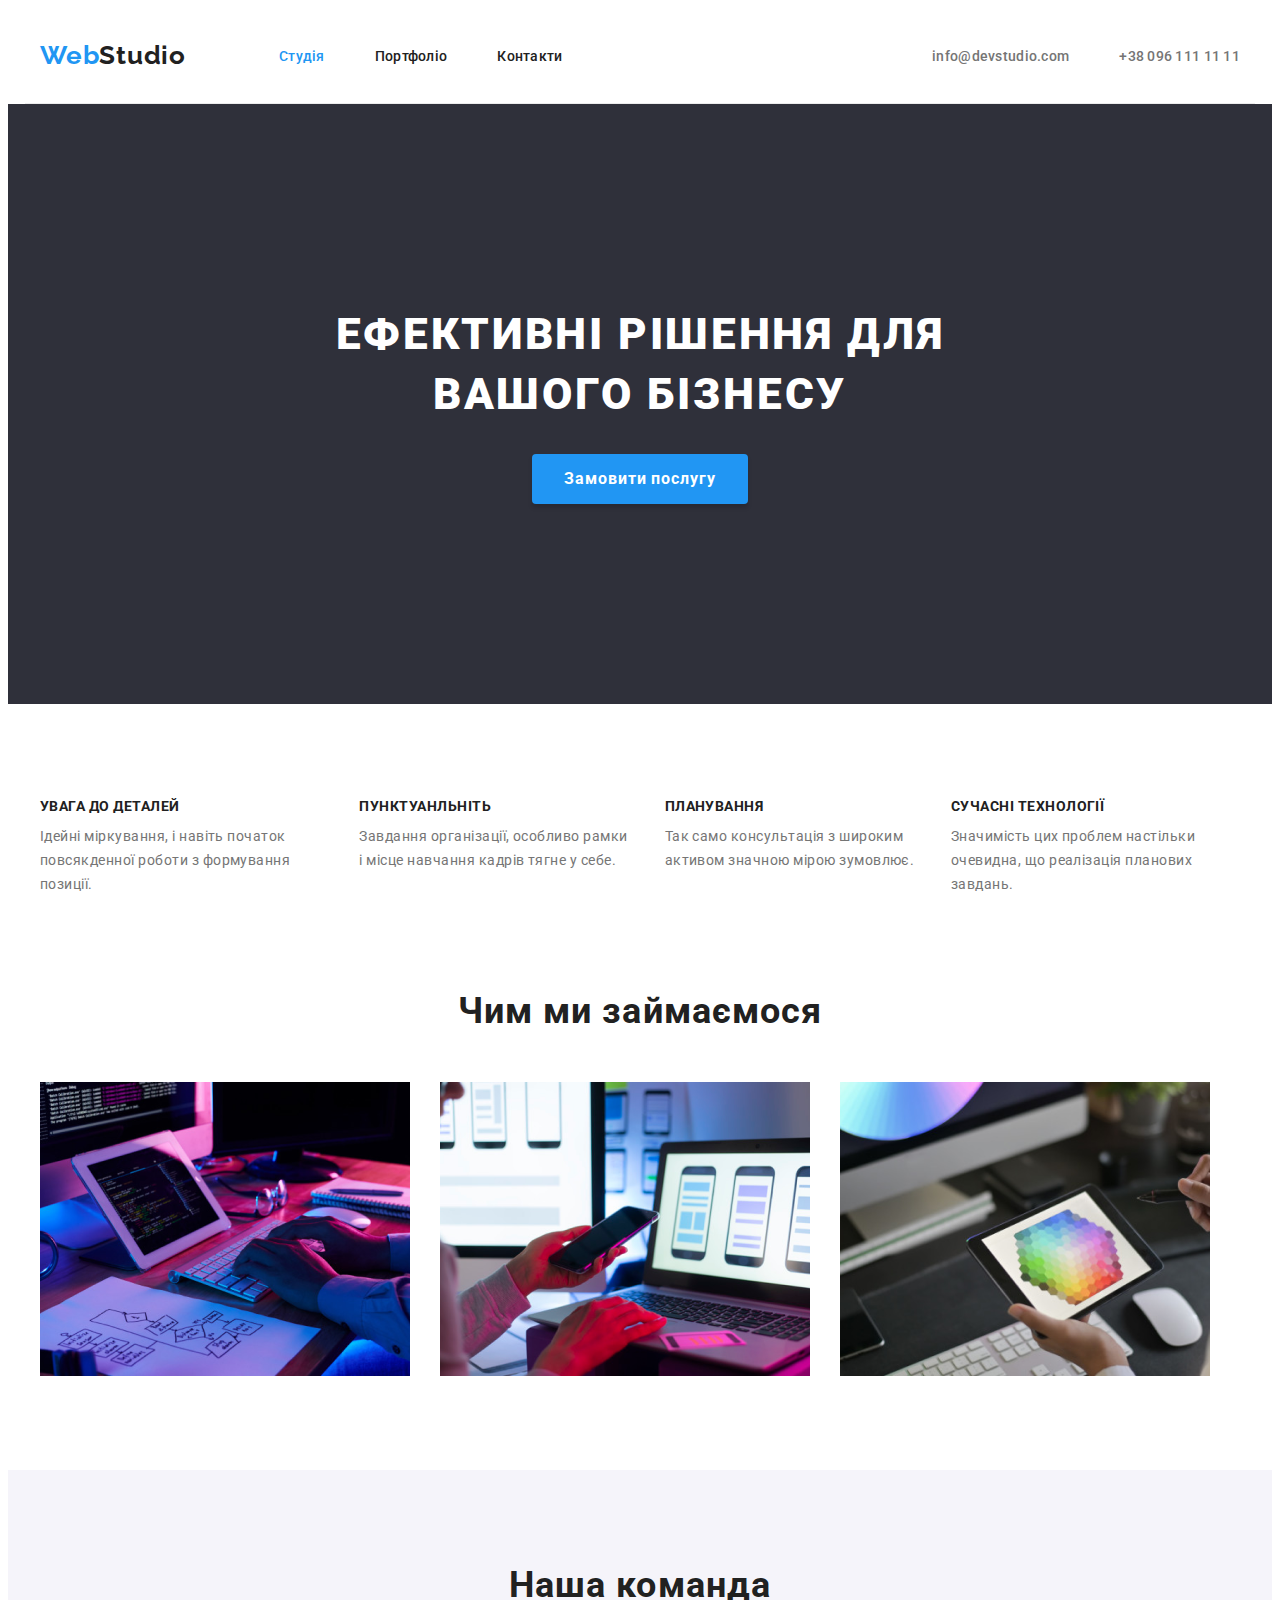
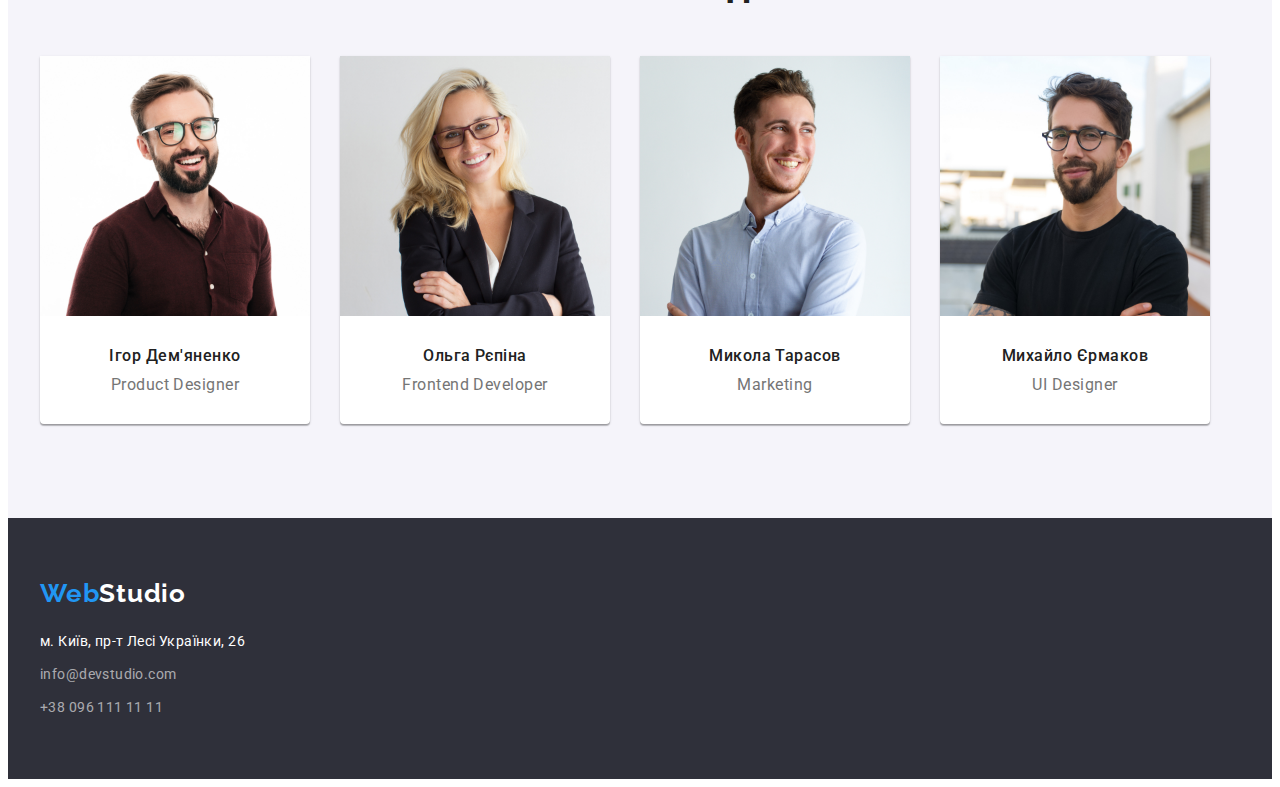
<file: index.html>
<!DOCTYPE html>
<html lang="uk">
  <head>
    <meta charset="UTF-8" />
    <meta http-equiv="X-UA-Compatible" content="IE=edge" />
    <meta name="viewport" content="width=device-width, initial-scale=1.0" />
    <title>Студія</title>
    <!-- Fonts -->
    <link rel="preconnect" href="https://fonts.googleapis.com" />
    <link rel="preconnect" href="https://fonts.gstatic.com" crossorigin />
    <link
      href="https://fonts.googleapis.com/css2?family=Raleway:wght@700&family=Roboto:wght@400;500;700;900&display=swap"
      rel="stylesheet"
    />
    <!-- Styles -->
    <!-- Нормалізація -->
    <link
      rel="stylesheet"
      href="https://cdnjs.cloudflare.com/ajax/libs/modern-normalize/1.1.0/modern-normalize.min.css"
      integrity="sha512-wpPYUAdjBVSE4KJnH1VR1HeZfpl1ub8YT/NKx4PuQ5NmX2tKuGu6U/JRp5y+Y8XG2tV+wKQpNHVUX03MfMFn9Q=="
      crossorigin="anonymous"
      referrerpolicy="no-referrer"
    />
    <!-- Мої стилі  -->
    <link rel="stylesheet" href="./css/style.css" />
  </head>
  <body class="page">
    <header class="header">
      <div class="container header-container">
        <a class="logo logo-link link" href="./index.html" lang="en">
          <span class="logo logo-link-web">Web</span>Studio</a
        >
        <nav class="header-nav">
          <ul class="header-list list">
            <li class="header-item"><a class="header-active" href="./index.html">Студія</a></li>
            <li class="header-item"
              ><a class="header-link" href="./portfolio.html">Портфоліо</a></li
            >
            <li class="header-item"><a class="header-link" href="#">Контакти</a></li>
          </ul>
        </nav>
        <div class="header-countacts-group">
          <ul class="header-list list">
            <li class="header-item">
              <a
                class="header-cont link"
                href="mailto:info@devstudio.com"
                rel="noopener noreferrer"
                target="_blank"
                >info@devstudio.com</a
              >
            </li>
            <li class="header-item">
              <a
                class="header-cont link"
                href="tel:+380961111111"
                rel="noopener noreferrer"
                target="_blank"
                >+38 096 111 11 11</a
              >
            </li>
          </ul>
        </div>
      </div>
    </header>
    <main>
      <!--Hero-->
      <section class="hero">
        <h1 class="hero-title">Ефективні рішення для вашого бізнесу</h1>
        <button class="hero-btn" type="button">Замовити послугу</button>
      </section>
      <!-- Specials -->
      <section class="features section">
        <div class="container features-container">
          <h2 class="features-title visually-hidden">Особливості</h2>
          <ul class="features-list">
            <li class="features-item">
              <h3 class="features-subtitle">Увага до деталей</h3>
              <p class="features-text"
                >Ідейні міркування, і навіть початок повсякденної роботи з формування позиції.</p
              >
            </li>
            <li>
              <h3 class="features-subtitle">Пунктуанльніть</h3>
              <p class="features-text"
                >Завдання організації, особливо рамки і місце навчання кадрів тягне у себе.</p
              >
            </li>
            <li>
              <h3 class="features-subtitle">Планування</h3>
              <p class="features-text"
                >Так само консультація з широким активом значною мірою зумовлює.</p
              >
            </li>
            <li>
              <h3 class="features-subtitle">Сучасні технології</h3>
              <p class="features-text"
                >Значимість цих проблем настільки очевидна, що реалізація планових завдань.</p
              >
            </li>
          </ul>
        </div>
      </section>
      <!-- Чим займаємось -->
      <section class="work section">
        <div class="container">
          <h2 class="work-title">Чим ми займаємося</h2>
          <ul class="work-container">
            <li>
              <img
                class="img"
                src="./images/fobs/img.png"
                alt="Працівник набирає текст на клавіатурі"
                height="294"
                width="370"
              />
            </li>
            <li>
              <img
                class="img"
                src="./images/fobs/img-1.png"
                alt="Працівник звіряє інформацію з телефону та ноутбуку "
                height="294"
                width="370"
              />
            </li>
            <li>
              <img
                class="img"
                src="./images/fobs/img-2.png"
                alt="Працівник вибирає колір на палітрі кольорів"
                height="294"
                width="370"
              />
            </li>
          </ul>
        </div>
      </section>
      <!-- Команда -->
      <section class="team section">
        <div class="container">
          <h2 class="team-title">Наша команда</h2>
          <ul class="team-container">
            <li class="container-item">
              <img
                class="img"
                src="./images/team/ihor.jpg"
                alt="Працівник компанії - Ігор, веселий чоловік з бородою в окулярах"
                height="260"
                width="270"
              />
              <div class="team-descp">
                <h3 class="team-subtitle">Ігор Дем'яненко</h3>
                <p class="team-text">Product Designer</p></div
              >
            </li>
            <li class="container-item">
              <img
                class="img"
                src="./images/team/olha.jpg"
                alt="Працівниця компанії Ольга, усміхнена блондинка у очулярах , одягнена у піджак "
                height="260"
                width="270"
              />
              <div class="team-descp">
                <h3 class="team-subtitle">Ольга Рєпіна</h3>
                <p class="team-text">Frontend Developer</p></div
              >
            </li>
            <li class="container-item">
              <img
                class="img"
                src="./images/team/mukola.jpg"
                alt="Працівник компанії - Микола, молодий доброзичливий чоловік у синій сорочці"
                height="260"
                width="270"
              />
              <div class="team-descp">
                <h3 class="team-subtitle">Микола Тарасов</h3>
                <p class="team-text">Marketing</p></div
              >
            </li>
            <li class="container-item">
              <img
                class="img"
                src="./images/team/mukhailo.jpg"
                alt="Працівник компанії - Михайло , одягнутий в чорну футболку на окуляри "
                height="260"
                width="270"
              />
              <div class="team-descp">
                <h3 class="team-subtitle">Михайло Єрмаков</h3>
                <p class="team-text">UI Designer</p></div
              >
            </li>
          </ul>
        </div>
      </section>
    </main>
    <footer class="footer">
      <div class="container">
        <a class="logo-footer link" href="./index.html" lang="en">
          <span class="logo-footer-web">Web</span>Studio</a
        >
        <address class="footer-adress">
          <ul class="adress-list">
            <li class="adress-item">
              <a
                class="adress"
                href="https://goo.gl/maps/cLGHzwwjrCpjriFd6"
                rel="noopener noreferrer"
                target="_blank"
              >
                м. Київ, пр-т Лесі Українки, 26
              </a>
            </li>
            <li class="adress-item">
              <a
                class="adress-link"
                href="mailto:info@devstudio.com"
                rel="noopener noreferrer"
                target="_blank"
                >info@devstudio.com</a
              >
            </li>
            <li class="adress-item">
              <a
                class="adress-link"
                href="tel:+380961111111"
                rel="noopener noreferrer"
                target="_blank"
                >+38 096 111 11 11</a
              >
            </li>
          </ul>
        </address>
      </div>
    </footer>
  </body>
</html>
</file>
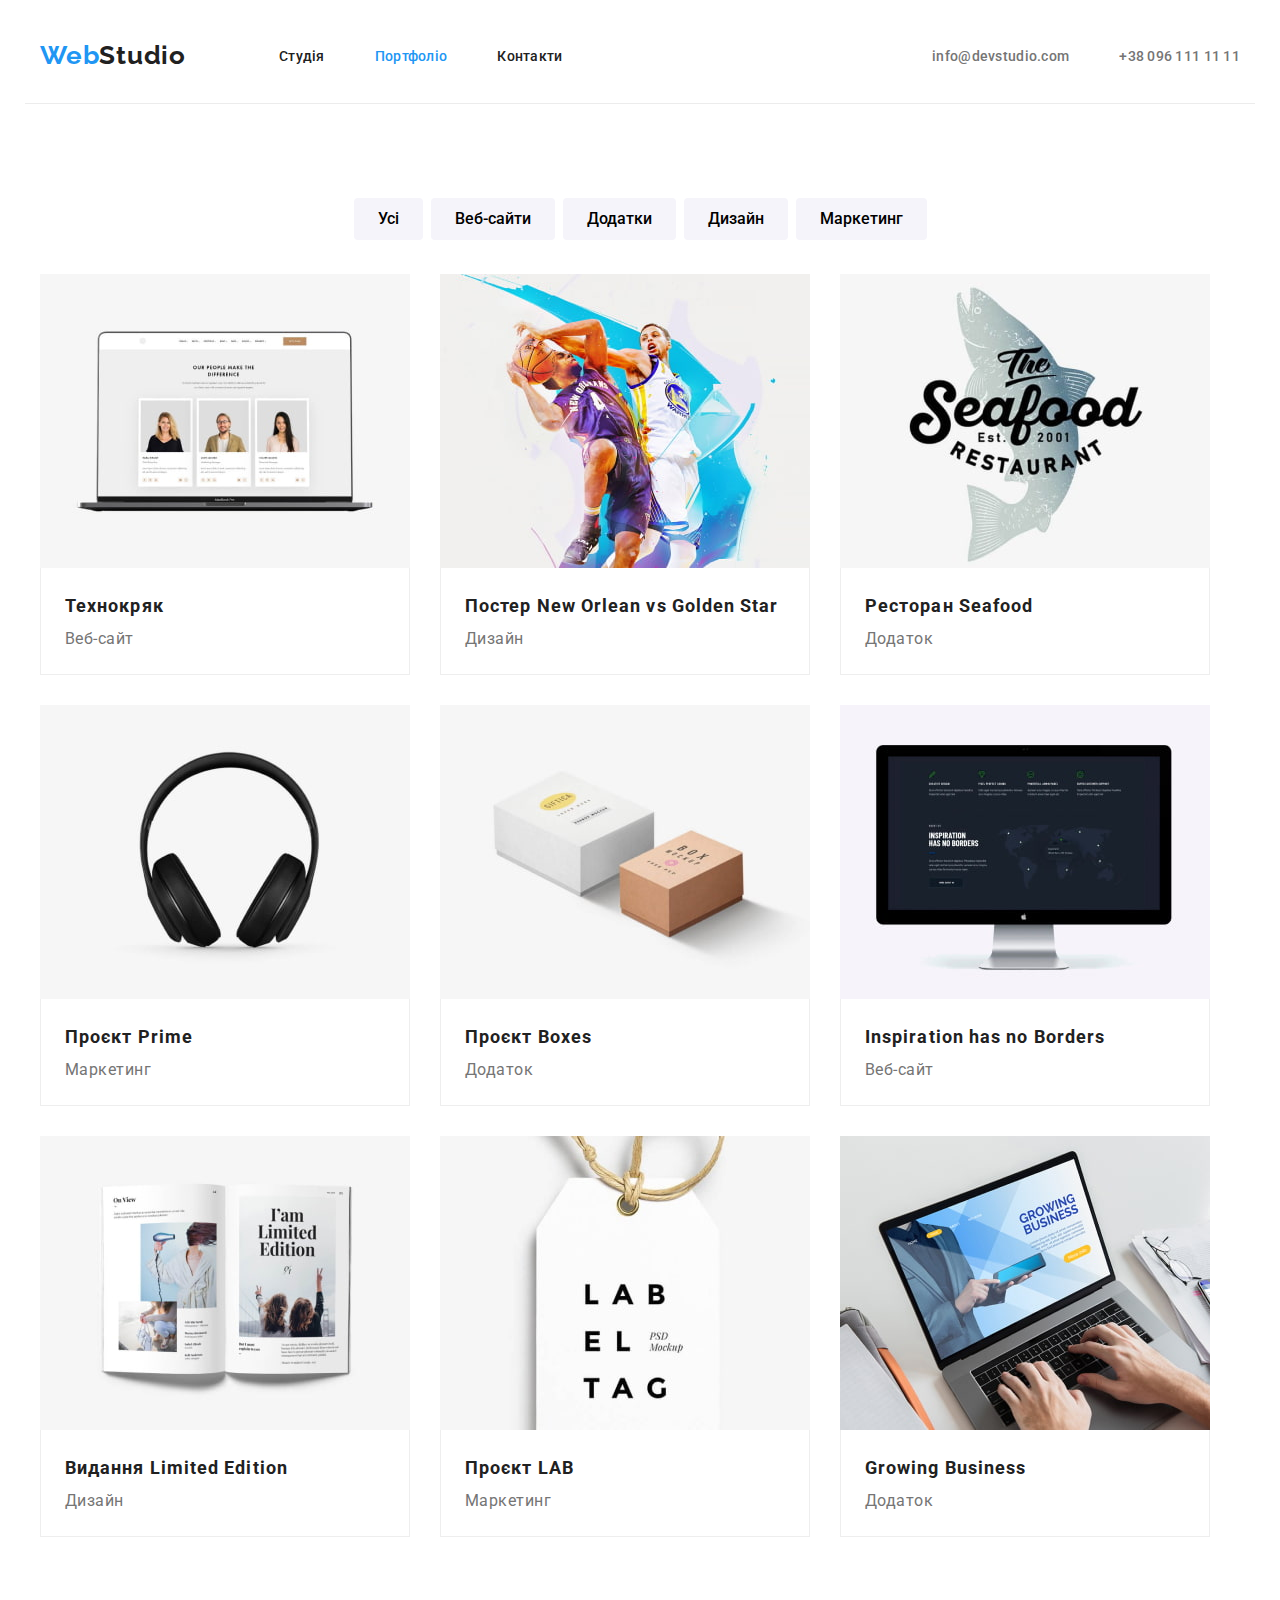
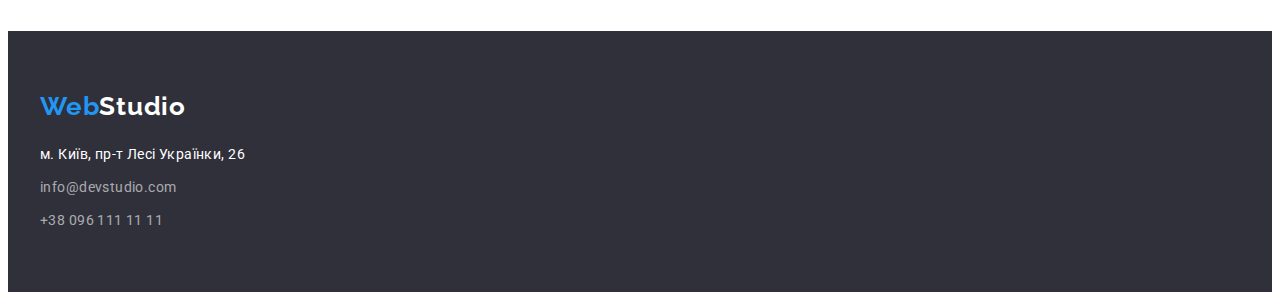
<file: portfolio.html>
<!DOCTYPE html>
<html lang="uk">
  <head>
    <meta charset="UTF-8" />
    <meta http-equiv="X-UA-Compatible" content="IE=edge" />
    <meta name="viewport" content="width=device-width, initial-scale=1.0" />
    <title>Портфоліо</title>
    <!-- Fonds -->
    <link rel="preconnect" href="https://fonts.googleapis.com" />
    <link rel="preconnect" href="https://fonts.gstatic.com" crossorigin />
    <link
      href="https://fonts.googleapis.com/css2?family=Raleway:wght@700&family=Roboto:wght@400;500;700;900&display=swap"
      rel="stylesheet"
    />
    <!-- Styles -->
    <!-- Нормалізація -->
    <link
      rel="stylesheet"
      href="https://cdnjs.cloudflare.com/ajax/libs/modern-normalize/1.1.0/modern-normalize.min.css"
      integrity="sha512-wpPYUAdjBVSE4KJnH1VR1HeZfpl1ub8YT/NKx4PuQ5NmX2tKuGu6U/JRp5y+Y8XG2tV+wKQpNHVUX03MfMFn9Q=="
      crossorigin="anonymous"
      referrerpolicy="no-referrer"
    />
    <!-- Мої стилі  -->
    <link rel="stylesheet" href="./css/style.css" />
  </head>
  <body class="page">
    <header class="header">
      <div class="container header-container">
        <a class="logo logo-link link" href="./index.html" lang="en">
          <span class="logo logo-link-web">Web</span>Studio</a
        >
        <nav class="header-nav">
          <ul class="header-list list">
            <li class="header-item"><a class="header-link" href="./index.html">Студія</a></li>
            <li class="header-item"
              ><a class="header-active" href="./portfolio.html">Портфоліо</a></li
            >
            <li class="header-item"><a class="header-link" href="#">Контакти</a></li>
          </ul>
        </nav>
        <div class="header-countacts-group">
          <ul class="header-list list">
            <li class="header-item">
              <a
                class="header-cont link"
                href="mailto:info@devstudio.com"
                rel="noopener noreferrer"
                target="_blank"
                >info@devstudio.com</a
              >
            </li>
            <li class="header-item">
              <a
                class="header-cont link"
                href="tel:+380961111111"
                rel="noopener noreferrer"
                target="_blank"
                >+38 096 111 11 11</a
              >
            </li>
          </ul>
        </div>
      </div>
    </header>
    <main>
      <section class="portf section">
        <h1 class="portf-title visually-hidden"> Портфоліо </h1>
        <div class="container">
          <ul class="portf-list">
            <li><button class="portf-button" type="button">Усі</button></li>
            <li><button class="portf-button" type="button">Веб-сайти</button></li>
            <li><button class="portf-button" type="button">Додатки</button></li>
            <li><button class="portf-button" type="button">Дизайн</button></li>
            <li><button class="portf-button" type="button">Маркетинг</button></li>
          </ul>
          <ul class="portf-gallary">
            <li class="portf-card">
              <a href="#" rel="noopener noreferrer">
                <img
                  src="./images/portfolio/img-1.jpg"
                  alt="Включений ноутбук з фотографіями людей"
                  width="370"
                  height="294"
                />
                <div class="card-container">
                  <h2 class="portf-subtitle">Технокряк</h2>
                  <p class="portf-text">Веб-сайт</p></div
                >
              </a>
            </li>
            <li class="portf-card">
              <a href="#" rel="noopener noreferrer">
                <img
                  src="./images/portfolio/img-2.jpg"
                  alt="Двоє баскетболістів борються за м'яч"
                  width="370"
                  height="294"
                />
                <div class="card-container">
                  <h2 class="portf-subtitle">Постер New Orlean vs Golden Star</h2>
                  <p class="portf-text">Дизайн</p></div
                >
              </a>
            </li>
            <li class="portf-card">
              <a href="#" rel="noopener noreferrer">
                <img src="./images/portfolio/img-3.jpg" alt="Логотип у виді риби ресторану
                "Seafood"" width="370" height="294" />
                <div class="card-container">
                  <h2 class="portf-subtitle">Ресторан Seafood</h2>
                  <p class="portf-text">Додаток</p></div
                >
              </a>
            </li>
            <li class="portf-card">
              <a href="#" rel="noopener noreferrer">
                <img
                  src="./images/portfolio/img-4.jpg"
                  alt="Навушники до комп'ютера "
                  width="370"
                  height="294"
                />
                <div class="card-container">
                  <h2 class="portf-subtitle">Проєкт Prime</h2>
                  <p class="portf-text">Маркетинг</p></div
                >
              </a>
            </li>
            <li class="portf-card">
              <a href="#" rel="noopener noreferrer">
                <img
                  src="./images/portfolio/img-5.jpg"
                  alt="Філа і коричнева коробки"
                  width="370"
                  height="294"
                />
                <div class="card-container">
                  <h2 class="portf-subtitle">Проєкт Boxes</h2>
                  <p class="portf-text">Додаток</p></div
                >
              </a>
            </li>
            <li class="portf-card">
              <a href="#" rel="noopener noreferrer">
                <img
                  src="./images/portfolio/img-6.jpg"
                  alt="Включений монітор комп'ютера з відкритим сайтом "
                  width="370"
                  height="294"
                />
                <div class="card-container">
                  <h2 class="portf-subtitle">Inspiration has no Borders</h2>
                  <p class="portf-text">Веб-сайт</p></div
                >
              </a>
            </li>
            <li class="portf-card">
              <a href="#" rel="noopener noreferrer">
                <img src="./images/portfolio/img-7.jpg" alt="Книжка "Limited Edition"" width="370"
                height="294" />
                <div class="card-container">
                  <h2 class="portf-subtitle">Видання Limited Edition</h2>
                  <p class="portf-text">Дизайн</p></div
                >
              </a>
            </li>
            <li class="portf-card">
              <a href="#" rel="noopener noreferrer">
                <img src="./images/portfolio/img-8.jpg" alt="Вивіска "LAB EL TAG"" width="370"
                height="294" />
                <div class="card-container">
                  <h2 class="portf-subtitle">Проєкт LAB</h2>
                  <p class="portf-text">Маркетинг</p></div
                >
              </a>
            </li>
            <li class="portf-card">
              <a href="#" rel="noopener noreferrer">
                <img
                  src="./images/portfolio/img-9.jpg"
                  alt=" Людина працює за ноутбуком"
                  width="370"
                  height="294"
                />
                <div class="card-container">
                  <h2 class="portf-subtitle">Growing Business</h2>
                  <p class="portf-text">Додаток</p></div
                >
              </a>
            </li>
          </ul>
        </div>
      </section>
    </main>
    <footer class="footer">
      <div class="container">
        <a class="logo-footer link" href="./index.html" lang="en">
          <span class="logo-footer-web">Web</span>Studio</a
        >
        <address class="footer-adress">
          <ul class="adress-list">
            <li class="adress-item">
              <a
                class="adress"
                href="https://goo.gl/maps/cLGHzwwjrCpjriFd6"
                rel="noopener noreferrer"
                target="_blank"
              >
                м. Київ, пр-т Лесі Українки, 26
              </a>
            </li>
            <li class="adress-item">
              <a
                class="adress-link"
                href="mailto:info@devstudio.com"
                rel="noopener noreferrer"
                target="_blank"
                >info@devstudio.com</a
              >
            </li>
            <li class="adress-item">
              <a
                class="adress-link"
                href="tel:+380961111111"
                rel="noopener noreferrer"
                target="_blank"
                >+38 096 111 11 11</a
              >
            </li>
          </ul>
        </address>
      </div>
    </footer>
  </body>
</html>
</file>
<file: css/style.css>
/* Палітра */
:root {
  /* Text */
  --primary-txt-cl: #212121;
  --secondary-txt-cl: #757575;
  --actionaly-txt-cl: #2196f3;
  --white-txt-cl: #ffffff;
  --gray-txt-cl-60: rgba(255, 255, 255, 0.6);
  --gray-txt-cl: #ececec;
  /* Back ground */
  --primaty-bg-cl: #f5f5f5;
  --secondary-bg-cl: #f5f4fa;
  --actionaly-bg-cl: #2f303a;
  --main-bg-cl: #ffffff;
  --active-btn-cl: #188ce8;
  /* Others */
  --main-br-cl: #eeeeee;
}
/* Body */
.page {
  background: var(--main-bg-cl);
  color: var(--primary-txt-cl);

  font-family: Roboto, sans-serif;
}
a {
  color: currentColor;
  text-decoration: none;
}
ul {
  list-style: none;
  margin: 0;
  padding: 0;
}
img {
  display: block;
  max-width: 100%;
}
/* Скидання  */
h1,
h2,
h3,
h4,
h5,
h6,
ul,
p {
  margin: 0;
}
/* Ховаємо заголовок */
.visually-hidden {
  position: absolute;
  white-space: nowrap;
  width: 1px;
  height: 1px;
  overflow: hidden;
  border: 0;
  padding: 0;
  clip: rect(0 0 0 0);
  clip-path: inset(50%);
  margin: -1px;
}
.container {
  width: 1200px;
  padding-left: 15px;
  padding-right: 15px;
  margin: 0 auto;
}
/* HEADER */
.header-container {
  display: flex;
  padding-top: 32px;
  padding-bottom: 32px;
  align-items: center;
  justify-content: center;
  border-bottom: 1px solid #ececec;
}
.section {
  padding: 94px 0;
}

.logo-link {
  color: var(--primary-txt-cl);
  font-family: 'Raleway';
  font-weight: 700;
  font-size: 26px;
  line-height: calc(31 / 26);
  letter-spacing: 0.03em;
  margin-right: 93px;
  display: inline;
}
.logo-link-web {
  color: var(--actionaly-txt-cl);
}
.header-list {
  font-weight: 500;
  font-size: 14px;
  line-height: calc(16 / 14);
  letter-spacing: 0.02em;
  display: flex;
  gap: 50px;
}
.header-item {
  color: var(--primary-txt-cl);
}
.header-nav {
  margin-right: auto;
}
.header-link:hover,
.header-link:focus {
  color: var(--actionaly-txt-cl);
}
.header-active {
  color: var(--actionaly-txt-cl);
}
.header-cont {
  display: inline;
  color: var(--secondary-txt-cl);
}
.header-cont:hover,
.header-cont:focus {
  color: var(--actionaly-txt-cl);
}
/* HERO*/
.hero {
  background: var(--actionaly-bg-cl);
}
.hero {
  padding-top: 200px;
  padding-bottom: 200px;
  align-items: center;
}
.hero-title {
  font-weight: 900;
  font-size: 44px;
  line-height: calc(60 / 44);
  text-align: center;
  letter-spacing: 0.06em;
  text-transform: uppercase;
  color: var(--white-txt-cl);
  margin: 0 auto 30px;
  width: 696px;
}
.hero-btn {
  display: block;
  margin: 0 auto;
  cursor: pointer;
  font-family: inherit;
  font-weight: 700;
  font-size: 16px;
  line-height: calc(30 / 16);
  letter-spacing: 0.06em;
  background: var(--actionaly-txt-cl);
  color: var(--white-txt-cl);
  box-shadow: 0px 4px 4px rgba(0, 0, 0, 0.15);
  border-radius: 4px;
  border: none;
  padding: 10px 32px;
}
.hero-btn:hover,
.hero-btn:focus {
  background: var(--active-btn-cl);
  box-shadow: 0px 4px 4px rgba(0, 0, 0, 0.15);
  border-radius: 4px;
}
/* Specias */
.features-title {
  opacity: 0;
}

.features-list {
  letter-spacing: 0.03em;
  display: flex;
  gap: 30px;
}
.features-subtitle {
  font-weight: 700;
  font-size: 14px;
  line-height: calc(16 / 14);
  text-transform: uppercase;
  margin-bottom: 10px;
}
.features-text {
  font-size: 14px;
  line-height: calc(24 / 14);
  color: var(--secondary-txt-cl);
}
/* What we doing (Works) */
.section.work {
  padding-top: 0;
}
.work-title {
  font-weight: 700;
  font-size: 36px;
  line-height: calc(42 / 36);
  text-align: center;
  letter-spacing: 0.03em;
  margin-bottom: 50px;
}
.work-container {
  display: flex;
  gap: 30px;
}
/* Team */
.team {
  background: var(--secondary-bg-cl);
  padding-top: 94px;
  padding-bottom: 94px;
}
.team-title {
  font-weight: 700;
  font-size: 36px;
  line-height: calc(42 / 36);
  text-align: center;
  letter-spacing: 0.03em;
  margin-bottom: 50px;
}
.team-container {
  display: flex;
  gap: 30px;
}
.container-item {
  background: var(--main-bg-cl);
  box-shadow: 0px 1px 3px rgba(0, 0, 0, 0.12), 0px 1px 1px rgba(0, 0, 0, 0.14),
    0px 2px 1px rgba(0, 0, 0, 0.2);
  border-radius: 0px 0px 4px 4px;
}
.team-descp {
  padding: 30px 0px;
}
.team-subtitle {
  font-weight: 500;
  font-size: 16px;
  line-height: calc(19 / 16);
  text-align: center;
  letter-spacing: 0.03em;
  margin-bottom: 10px;
}
.team-text {
  font-size: 16px;
  line-height: calc(19 / 16);
  text-align: center;
  letter-spacing: 0.03em;
  color: var(--secondary-txt-cl);
}
/* Footer */
.footer {
  background: var(--actionaly-bg-cl);
  letter-spacing: 0.03em;
  font-size: 14px;
  line-height: calc(24 / 14);
  padding: 60px 0;
}
.logo-footer {
  display: block;
  color: var(--white-txt-cl);
  font-family: 'Raleway';
  font-weight: 700;
  font-size: 26px;
  line-height: calc(31 / 26);
  letter-spacing: 0.03em;
  margin-bottom: 20px;
}
.adress-item:not(:last-child) {
  margin-bottom: 9px;
}
.logo-footer-web {
  color: var(--actionaly-txt-cl);
}
/* Адреса на карті  */
.footer-adress {
  font-style: normal;
}
.adress {
  color: var(--white-txt-cl);
}
.adress:hover,
.adress:focus {
  color: var(--actionaly-txt-cl);
}
/* Телефон і Пошта */
.adress-link {
  color: var(--gray-txt-cl-60);
}
.adress-link:hover,
.adress-link:focus {
  color: var(--actionaly-txt-cl);
}
/* _____________________________________________________________________________ */
/* CSS for Portfolio  */
/* Обгорнув у посилання, як Саша Репета рекомендував */
.portf {
  background: var(--main-bg-cl);
  color: var(--primary-txt-cl);
  letter-spacing: 0.03em;
}
/* Заховав заголовок (У index.html також) */
.portf-title {
  opacity: 0;
}
/* Кнопки + ховел і фокус  */
.portf-list {
  display: flex;
  align-items: center;
  justify-content: center;
  gap: 8px;
  margin-bottom: 34px;
}
.portf-button {
  cursor: pointer;
  font-family: inherit;
  background: var(--secondary-bg-cl);
  border-radius: 0px;
  font-weight: 500;
  font-size: 16px;
  line-height: calc(26 / 16);
  text-align: center;
  border-radius: 4px;
  border-color: transparent;
  padding: 6px 22px;
}
.portf-button:hover,
.portf-button:focus {
  background: var(--actionaly-txt-cl);
  color: var(--white-txt-cl);
}
.portf-gallary {
  display: flex;
  flex-wrap: wrap;
  gap: 30px;
}
.portf-card {
  background: var(--white-txt-cl);
  width: 370px;
  flex-basis: calc((100% - 60) / 3);
}

/* h2 - під картинками */
.card-container {
  padding: 20px 24px;
  border-left: 1px solid;
  border-bottom: 1px solid;
  border-right: 1px solid;
  border-color: var(--main-br-cl);
}
.portf-subtitle {
  font-weight: 700;
  font-size: 18px;
  line-height: calc(36 / 18);
  letter-spacing: 0.06em;
}
/* Текст під h2 */
.portf-text {
  font-size: 16px;
  line-height: calc(30 / 16);
  color: var(--secondary-txt-cl);
}
</file>
